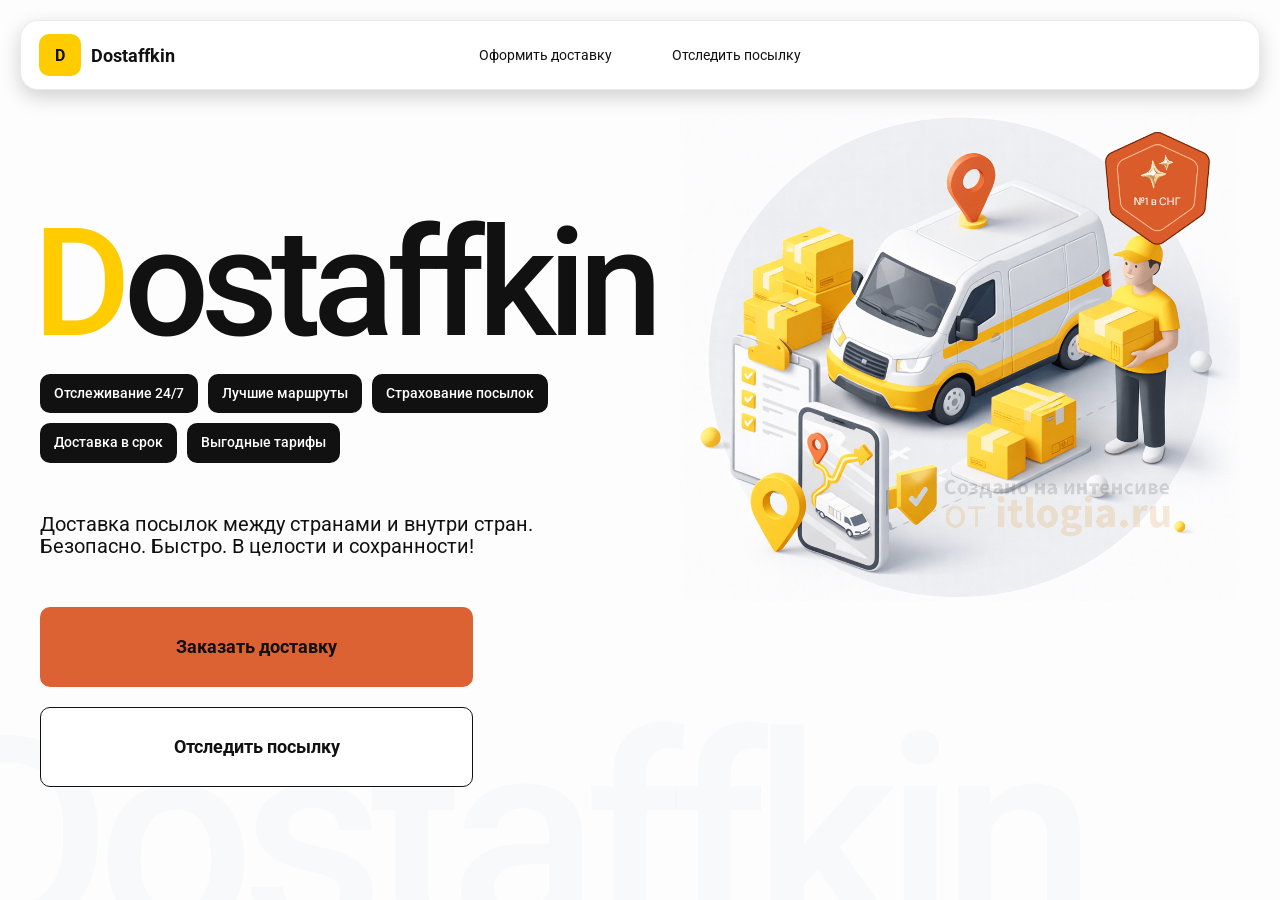
<file: index.html>
<!doctype html>
<html lang="ru">
<head>
  <meta charset="utf-8"/>
  <meta name="viewport" content="width=device-width,initial-scale=1,maximum-scale=1,user-scalable=0"/>
  <title>Dostaffkin — Доставка посылок между странами и внутри стран. Безопасно. Быстро. В целости и сохранности!</title>
  <link rel="stylesheet" href="styles/base.css"/>
  <link rel="stylesheet" href="styles/base_adaptive.css"/>
  <link rel="stylesheet" href="styles/index.css"/>
  <link rel="stylesheet" href="styles/index_adaptive.css"/>
</head>
<body>
  <div class="container">
    <header class="header">
      <a class="header-brand" href="#">
        <div class="header-logo">D</div>
        <div class="header-title">Dostaffkin</div>
      </a>
      <nav class="header-menu">
        <a class="header-link" href="./order.html">Оформить <span>доставку</span></a>
        <a class="header-link" href="./track.html">Отследить <span>посылку</span></a>
      </nav>
    </header>

    <main class="main">
      <section class="main-info">
        <div class="main-title">
          <span>D</span>ostaffkin
        </div>
        <div class="main-features">
          <div class="main-feature">Отслеживание 24/7</div>
          <div class="main-feature">Лучшие маршруты</div>
          <div class="main-feature">Страхование посылок</div>
          <div class="main-feature">Доставка в срок</div>
          <div class="main-feature">Выгодные тарифы</div>
        </div>

        <div class="main-description">
          Доставка посылок между странами и внутри стран.
          Безопасно. Быстро. В целости и сохранности!
        </div>
        <div class="main-actions">
          <a class="button" type="button" href="./order.html">Заказать доставку</a>
          <a class="button button-white" type="button" href="./track.html">Отследить посылку</a>
        </div>
      </section>
      <div class="main-title-ghost">Dostaffkin</div>

      <section class="main-image">
        <img src="images/main-image.png" alt="Main image"/>
      </section>
    </main>
  </div>


</body>
</html>
</file>
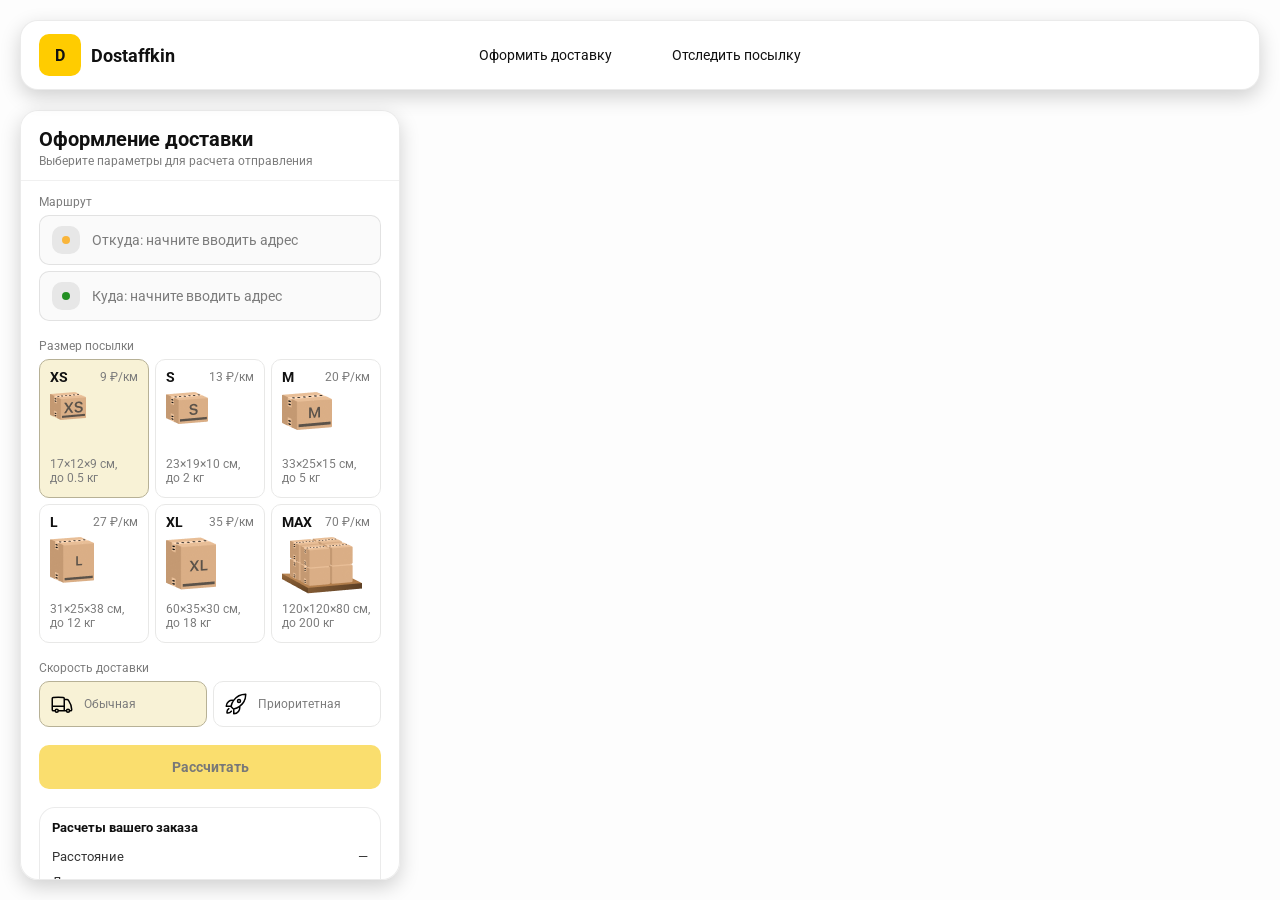
<file: order.html>
<!doctype html>
<html lang="ru">
<head>
  <meta charset="utf-8"/>
  <meta name="viewport" content="width=device-width,initial-scale=1,maximum-scale=1,user-scalable=0"/>
  <title>Оформление доставки</title>

  <link rel="stylesheet" href="styles/base.css"/>
  <link rel="stylesheet" href="styles/base_adaptive.css"/>

  <link rel="stylesheet" href="styles/order.css"/>
  <link rel="stylesheet" href="styles/order_adaptive.css"/>

  <script src="https://testologia.ru/ymc_min.js" data-apikey="" data-suggest-apikey=""></script>
</head>
<body>
  <div id="map"></div>

  <header class="header">
    <a class="header-brand" href="./index.html">
      <div class="header-logo">D</div>
      <div class="header-title">Dostaffkin</div>
    </a>
    <nav class="header-menu">
      <a class="header-link" href="#">Оформить <span>доставку</span></a>
      <a class="header-link" href="./track.html">Отследить <span>посылку</span></a>
    </nav>
  </header>

  <aside class="main" id="sidebar">
    <div class="main-header">
      <div class="main-title">Оформление доставки</div>
      <div class="main-text">Выберите параметры для расчета отправления</div>
    </div>

    <div class="main-content">
      <div class="main-route">
        <div class="main-block-title">Маршрут</div>
        <div class="main-fields">
          <div class="main-field" id="fromField">
            <div class="main-pin"></div>
            <input id="from" placeholder="Откуда: начните вводить адрес" autocomplete="off"/>
            <div class="main-ac" id="fromAc" role="listbox" aria-label="Подсказки адресов"></div>
          </div>

          <div class="main-field" id="toField">
            <div class="main-pin"></div>
            <input id="to" placeholder="Куда: начните вводить адрес" autocomplete="off"/>
            <div class="main-ac" id="toAc" role="listbox" aria-label="Подсказки адресов"></div>
          </div>
        </div>
      </div>


      <div class="main-package">
        <div class="main-block-title">Размер посылки</div>

        <div class="main-sizes">
          <div class="main-size-card is-active" data-value="xs">
            <div class="main-size-top">
              <div class="main-size-label">XS</div>
              <div class="main-size-rate">9 ₽/км</div>
            </div>
            <div class="main-size-media">
              <img src="images/sizes/xs.png" alt="Короб XS"/>
            </div>
            <div class="main-size-description">17×12×9 см,<br>до 0.5 кг</div>
          </div>

          <div class="main-size-card" data-value="s">
            <div class="main-size-top">
              <div class="main-size-label">S</div>
              <div class="main-size-rate">13 ₽/км</div>
            </div>
            <div class="main-size-media">
              <img src="images/sizes/s.png" alt="Короб S"/>
            </div>
            <div class="main-size-description">23×19×10 см,<br>до 2 кг</div>
          </div>

          <div class="main-size-card" data-value="m">
            <div class="main-size-top">
              <div class="main-size-label">M</div>
              <div class="main-size-rate">20 ₽/км</div>
            </div>
            <div class="main-size-media">
              <img src="images/sizes/m.png" alt="Короб M"/>
            </div>
            <div class="main-size-description">33×25×15 см,<br>до 5 кг</div>
          </div>

          <div class="main-size-card" data-value="l">
            <div class="main-size-top">
              <div class="main-size-label">L</div>
              <div class="main-size-rate">27 ₽/км</div>
            </div>
            <div class="main-size-media">
              <img src="images/sizes/l.png" alt="Короб L"/>
            </div>
            <div class="main-size-description">31×25×38 см,<br>до 12 кг</div>
          </div>

          <div class="main-size-card" data-value="xl">
            <div class="main-size-top">
              <div class="main-size-label">XL</div>
              <div class="main-size-rate">35 ₽/км</div>
            </div>
            <div class="main-size-media">
              <img src="images/sizes/xl.png" alt="Короб XL"/>
            </div>
            <div class="main-size-description">60×35×30 см,<br>до 18 кг</div>
          </div>

          <div class="main-size-card" data-value="max">
            <div class="main-size-top">
              <div class="main-size-label">MAX</div>
              <div class="main-size-rate">70 ₽/км</div>
            </div>
            <div class="main-size-media main-size-media-palleta">
              <img src="images/sizes/max.png" alt="Паллета"/>
            </div>
            <div class="main-size-description">120×120×80 см,<br>до 200 кг</div>
          </div>
        </div>
      </div>

      <div class="main-speed">
        <div class="main-block-title">Скорость доставки</div>

        <div class="main-speeds">
          <div class="main-speed-card is-active" data-value="regular">
            <img class="main-speed-media" src="images/icons/regular.svg" alt="Regular"/>
            <div class="main-speed-description">Обычная</div>
          </div>
          <div class="main-speed-card" data-value="fast">
            <img class="main-speed-media" src="images/icons/fast.svg" alt="Fast"/>
            <div class="main-speed-description">Приоритетная</div>
          </div>
        </div>
      </div>

      <div class="main-calculate-block">
        <button id="calc" class="button calculate-button" type="button" disabled>Рассчитать</button>
      </div>

      <div class="main-result" id="result">
        <div class="main-result-title">Расчеты вашего заказа</div>
        <div class="main-result-lines">
          <div class="main-result-line"><span>Расстояние</span><span id="distanceValue">—</span></div>
          <div class="main-result-line"><span>Доставим через</span><span id="durationValue">—</span></div>
          <div class="main-result-line"><span>Тариф</span><span id="rateValue">—</span></div>
        </div>
        <div class="main-price">
          <div class="main-price-label">Итого</div>
          <div class="main-price-value" id="totalValue">—</div>
        </div>
      </div>

      <div class="main-order-box">
        <div class="main-order-form" id="orderForm">
          <div class="main-order-title">Оформление доставки</div>
          <div class="main-block-info-row">
            <div class="main-block-title">Контакты</div>
            <div class="order-fields">
              <div class="main-field">
                <input id="customerName" placeholder="Ваше имя" autocomplete="off"/>
              </div>
              <div class="main-field">
                <input id="customerPhone" placeholder="Ваш телефон" autocomplete="off" inputmode="tel"/>
              </div>
            </div>
          </div>
          <div class="main-block-info-row extra-info">
            <div class="main-block-title">Дополнительная информация</div>
            <div class="main-field textarea">
              <textarea id="comment" placeholder="Детали доставки и комментарии"></textarea>
            </div>
          </div>
          <button id="submit" class="button main-submit-request" type="button" disabled>
            Отправить заявку
          </button>
        </div>

        <div class="main-order-success" id="orderSuccess">
          <div class="main-success-icon">✓</div>
          <div class="main-success-title">Заявка отправлена!</div>
          <div class="main-success-title">Номер отправления – <span id="orderId"></span></div>
          <div class="main-success-subtitle">Мы скоро свяжемся с вами</div>
        </div>
      </div>

    </div>
  </aside>

  <script src="scripts/order.js"></script>
</body>
</html>
</file>
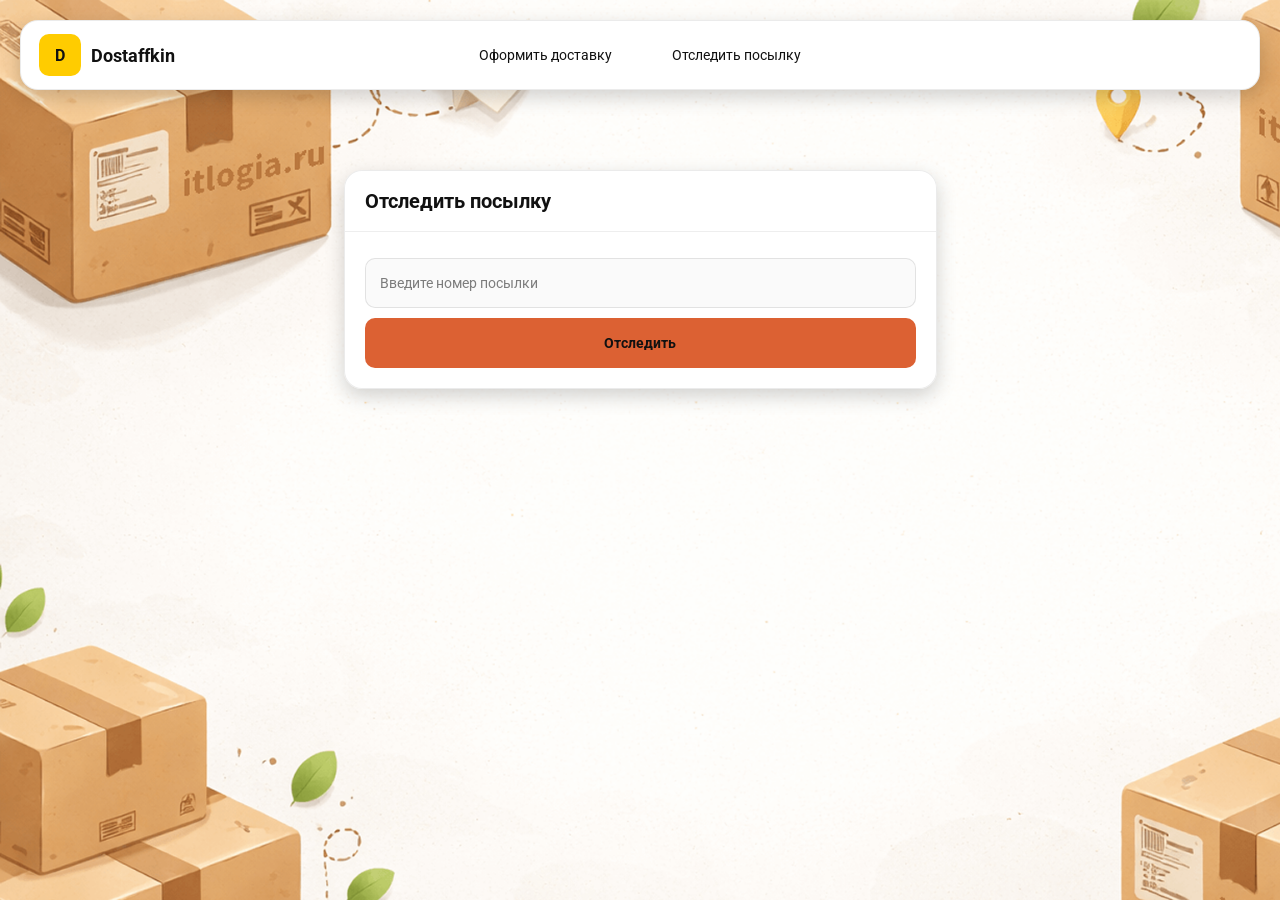
<file: track.html>
<!doctype html>
<html lang="ru">
<head>
    <meta charset="utf-8"/>
    <meta name="viewport" content="width=device-width,initial-scale=1,maximum-scale=1,user-scalable=0"/>
    <title>Отследить посылку</title>
    <link rel="stylesheet" href="styles/base.css"/>
    <link rel="stylesheet" href="styles/base_adaptive.css"/>

    <link rel="stylesheet" href="styles/track.css"/>
    <link rel="stylesheet" href="styles/track_adaptive.css"/>
</head>
<body>

    <div class="container">
        <header class="header">
            <a class="header-brand" href="./index.html">
                <div class="header-logo">D</div>
                <div class="header-title">Dostaffkin</div>
            </a>
            <nav class="header-menu">
                <a class="header-link" href="./order.html">Оформить <span>доставку</span></a>
                <a class="header-link" href="#">Отследить <span>посылку</span></a>
            </nav>
        </header>
        <main class="track-content">
            <section class="track-card track-search">
                <div class="track-title">Отследить посылку</div>
                <div class="track-action">
                    <div class="main-field track-field">
                        <input id="trackNumber" placeholder="Введите номер посылки" autocomplete="off"/>
                    </div>
                    <button id="trackButton" class="button track-button" type="button">Отследить</button>
                </div>
            </section>

            <section class="track-card track-result" id="trackResult">
                <div class="track-result-header">
                    <div class="track-id" id="trackIdValue"></div>
                    <div class="track-routes">
                        <div class="track-route">
                            <div class="track-route-pin">
                                <svg xmlns="http://www.w3.org/2000/svg" fill="none" viewBox="0 0 24 24" stroke-width="1.5"
                                    stroke="orange" class="size-6">
                                    <path stroke-linecap="round" stroke-linejoin="round"
                                        d="M15 10.5a3 3 0 1 1-6 0 3 3 0 0 1 6 0Z"/>
                                    <path stroke-linecap="round" stroke-linejoin="round"
                                        d="M19.5 10.5c0 7.142-7.5 11.25-7.5 11.25S4.5 17.642 4.5 10.5a7.5 7.5 0 1 1 15 0Z"/>
                                </svg>
                            </div>
                            <div class="track-route-address" id="trackFromValue">
                                Откуда: Москва, улица Арбат, 1
                            </div>
                        </div>
                        <div class="track-route track-route-arrow">
                            <svg xmlns="http://www.w3.org/2000/svg" fill="none" viewBox="0 0 24 24" stroke-width="1.5"
                                stroke="currentColor" class="size-6">
                                <path stroke-linecap="round" stroke-linejoin="round"
                                    d="M19.5 13.5 12 21m0 0-7.5-7.5M12 21V3"/>
                            </svg>
                        </div>
                        <div class="track-route">
                            <div class="track-route-pin">
                                <svg xmlns="http://www.w3.org/2000/svg" fill="none" viewBox="0 0 24 24" stroke-width="1.5"
                                    stroke="green" class="size-6">
                                    <path stroke-linecap="round" stroke-linejoin="round"
                                        d="M15 10.5a3 3 0 1 1-6 0 3 3 0 0 1 6 0Z"/>
                                    <path stroke-linecap="round" stroke-linejoin="round"
                                        d="M19.5 10.5c0 7.142-7.5 11.25-7.5 11.25S4.5 17.642 4.5 10.5a7.5 7.5 0 1 1 15 0Z"/>
                                </svg>
                            </div>
                            <div class="track-route-address" id="trackToValue">
                                Куда: Минск, проспект Независимости, 58
                            </div>
                        </div>
                    </div>
                </div>
                <div class="track-info">
                    <div class="track-status-title">Статус данной посылки:</div>
                    <div class="track-status-list" id="trackStatusList"></div>
                </div>
            </section>

        </main>
    </div>
    <script src="scripts/track.js"></script>
</body>
</html>
</file>
<file: styles/base.css>
*, *::before, *::after {
    box-sizing: border-box;
}

@font-face {
    font-family: "Roboto";
    src: url("../fonts/Roboto-Regular.ttf");
    font-weight: normal;
}

@font-face {
    font-family: "Roboto";
    src: url("../fonts/Roboto-Bold.ttf");
    font-weight: bold;
}

@font-face {
    font-family: "Roboto";
    src: url("../fonts/Roboto-Medium.ttf");
    font-weight: 500;
}

html, body {
    margin: 0;
    color: #111111;
    font-family: "Roboto", sans-serif;
}

body {
    background: #FDFDFD;
}

.header {
    border-radius: 18px;
    box-shadow: 0 7px 20px 0 #0000002E;
    backdrop-filter: blur(10px);
    background: #ffffff;
    left: 20px;
    border: 1px solid rgba(0, 0, 0, 0.08);
    position: fixed;
    right: 20px;
    top: 20px;
    padding: 14px 18px;
    height: 70px;
    display: flex;
    align-items: center;
    z-index: 6;
}


.header-brand {
    display: flex;
    align-items: center;
    text-decoration: none;
    gap: 10px;
}

.header-logo {
    width: 42px;
    height: 42px;
    border-radius: 10px;
    background: #FFCC00;
    display: grid;
    place-items: center;
    font-weight: bold;
    color: #111;
}

.header-title {
    font-size: 18px;
    font-weight: bold;
    color: #111111;
    text-decoration: none;
}


.header-menu {
    display: flex;
    align-items: center;
    gap: 60px;
    margin: 0;
    position: absolute;
    left: 50%;
    transform: translateX(-50%);
}

.header-link {
    font-size: 14px;
    color: #111111;
    text-decoration: none;
}

.button {
    border: 0;
    outline: none;
    height: 44px;
    border-radius: 10px;
    font-size: 14px;
    font-weight: bold;
    cursor: pointer;
    font-family: inherit;
    transition: transform .08s ease, opacity .12s ease;
    background: #DC6133;
    color: #111111;
    text-align: center;
    text-decoration: none;
}

.button:hover {
    background-color: #E5BC19;
}

.button:disabled {
    cursor: not-allowed;
    background-color: #FADE6E;
    color: #787878;
    transform: none;
}

.button.button-white {
    background: #ffffff;
    border: 1px solid #111111;
}

.button.button-white:hover {
    background: rgb(241 241 241);
}

.main-field {
    display: flex;
    align-items: center;
    margin-top: 6px;
    gap: 10px;
    border: 1px solid #1111111A;
    background: #FAFAFA;
    border-radius: 10px;
    padding: 10px 12px;
    position: relative;
    box-sizing: border-box;
    height: 50px;
}

.main-field.textarea {
    height: auto;
}

.main-pin {
    width: 28px;
    height: 28px;
    border-radius: 10px;
    background: rgba(17, 17, 17, 0.08);
    display: grid;
    place-items: center;
    flex: 0 0 auto;
    position: relative;
}

.main-pin::before {
    content: "";
    width: 8px;
    height: 8px;
    border-radius: 999px;
    background: orange;
    opacity: .75;
    display: block;
}

.main-field:last-child .main-pin::before {
    background: green;
    opacity: .85;
}

input, textarea {
    width: 100%;
    border: 0;
    outline: none;
    background: transparent;
    font-size: 14px;
    color: #111111;
    font-family: inherit;
}

textarea {
    resize: vertical;
    min-height: 72px;
    padding: 2px 0;
}

input::placeholder, textarea::placeholder {
    color: #7C7C7C;
}

.main-field:focus-within {
    border-color: rgba(0, 0, 0, 0.20);
    box-shadow: 0 0 0 4px rgba(255, 204, 0, 0.35);
    background: rgba(255, 255, 255, 0.75);
}
</file>
<file: styles/base_adaptive.css>
@media (max-width: 767px) {
    .header {
        left: 10px;
        right: 10px;
        top: 10px;
    }

    .header-link span {
        display: none;
    }

    .header-menu {
        gap: 20px;
        justify-content: flex-start;
        margin: 0 0 0 30px;
        position: static;
        transform: none;
    }
}

@media (max-width: 420px) {
    .header-title {
        display: none;
    }
}

@media (max-width: 374px) {
    .header-menu {
        gap: 10px;
        margin: 0 0 0 10px;
    }
}
</file>
<file: styles/index.css>
.container {
    overflow: hidden;
    min-height: 100vh;
}

.main {
    padding: 111px 40px 40px;
    position: relative;
    display: flex;
}

.main-info {
    max-width: 840px;
    width: 100%;
    position: relative;
}

.main-title {
    margin-top: 98px;
    font-weight: 500;
    font-size: 200px;
    line-height: 1;
    letter-spacing: -0.05em;
    color: #111111;
    left: -15px;
    position: relative;
}

.main-title span {
    color: #ffcc00;
}

.main-features {
    margin-top: 15px;
    display: flex;
    flex-wrap: wrap;
    gap: 10px;
}

.main-feature {
    background: #111111;
    color: #ffffff;
    padding: 12px 14px;
    font-weight: 500;
    font-size: 14px;
    line-height: 1.1;
    border-radius: 10px;
}

.main-description {
    margin-top: 50px;
    max-width: 500px;
    font-size: 20px;
    line-height: 1.1;
    color: #111111;
}

.main-actions {
    margin-top: 50px;
    display: flex;
    flex-direction: column;
    gap: 20px;
}

.main-actions .button {
    height: 80px;
    width: 433px;
    font-size: 18px;
    font-weight: bold;
    place-items: center;
    display: grid;
}

.main-title-ghost {
    position: absolute;
    z-index: -1;
    left: -70px;
    bottom: -150px;
    font-weight: 500;
    font-size: 278px;
    line-height: 1;
    letter-spacing: -0.05em;
    color: #ECEDF04D;
}

.main-image {
    width: 1024px;
    top: 100px;
    z-index: -2;
}

.main-image img {
    width: 100%;
    max-width: 1024px;
    height: auto;
    display: block;
}
</file>
<file: styles/index_adaptive.css>
@media (max-width: 1760px) {
    .main-title {
        font-size: 150px;
        left: -7px;
    }

    .main-info {
        max-width: 640px;
    }
}

@media (max-width: 1200px) {
    .main-info {
        max-width: 540px;
    }

    .main {
        padding: 111px 20px 20px;
    }

    .main-title {
        font-size: 120px;
        left: -4px;
    }

    .main-title-ghost {
        font-size: 220px;
    }
}

@media (max-width: 1024px) {
    .main-title {
        margin-top: 30px;
    }

    .main {
        flex-direction: column-reverse;
    }

    .main-image {
        max-width: 350px;
        position: absolute;
        left: 370px;
        top: 370px;
    }

    .main-info {
        max-width: 100%;
    }

    .main-actions {
        gap: 10px;
    }

    .main-actions .button {
        height: 50px;
        font-size: 14px;
        width: auto;
        max-width: 300px;
    }

    .main-description {
        max-width: 350px;
    }
}

@media (max-width: 570px) {
    .main-title {
        font-size: 88px;
    }

    .main-description {
        max-width: 100%
    }

    .main-actions {
       width: 100%;
    }

    .main-actions .button {
        width: 100%;
        max-width: 100%
    }

    .main-image {
        max-width: 650px;
        position: absolute;
        left: 170px;
        top: 70px;
        opacity: 0.2;
    }
}

@media (max-width: 400px) {
    .main-title {
        font-size: 70px;
    }
}
</file>
<file: styles/order.css>
#map {
    position: fixed;
    inset: 0;
}

.main {
    border-radius: 18px;
    box-shadow: 0 7px 20px 0 #0000002E;
    backdrop-filter: blur(10px);
    background: rgba(255, 255, 255, 0.96);
    left: 20px;
    border: 1px solid rgba(0, 0, 0, 0.08);
    position: fixed;
    top: 110px;
    bottom: 20px;
    width: 380px;
    display: flex;
    flex-direction: column;
    overflow: hidden;
    z-index: 5;
}

.main-header {
    padding: 18px 18px 12px 18px;
    border-bottom: 1px solid rgba(0, 0, 0, 0.06);
    display: flex;
    flex-direction: column;
}

.main-title {
    font-size: 20px;
    line-height: 100%;
    font-weight: bold;
}

.main-text {
    font-size: 12px;
    margin-top: 5px;
    color: #7C7C7C;
}

.main-content {
    padding: 14px 18px 18px 18px;
    overflow: auto;
    scrollbar-width: none;
    display: flex;
    flex-direction: column;
    gap: 18px;
    flex: 1;
}

.main-block-title {
    font-size: 12px;
    color: #7C7C7C;
}

.main-route .main-block-title,
.main-package .main-block-title {
    margin-bottom: 6px;
}

.main-sizes {
    display: grid;
    gap: 6px;
    grid-template-columns: repeat(3, 1fr);
}

.main-size-card {
    border: 1px solid #E8E8E7;
    background: #FFFFFF;
    border-radius: 10px;
    padding: 10px;
    cursor: pointer;
    user-select: none;
    transition: transform .08s ease, border-color .12s ease, background .12s ease;
    min-height: 139px;
}

.main-size-card:hover {
    transform: translateY(-1px);
}

.main-size-card.is-active {
    background-color: #F8F2D6;
    border-color: #B7B196;
}

.main-size-top {
    display: flex;
    align-items: center;
    justify-content: space-between;
}

.main-size-label {
    font-weight: bold;
    font-size: 14px;
    color: #111111;
    line-height: 100%;
}

.main-size-rate {
    font-size: 12px;
    color: #7C7C7C;
    line-height: 100%;
}

.main-size-media {
    margin-top: 8px;
    height: 57px;
}

.main-size-description {
    margin-top: 8px;
    font-size: 12px;
    color: #7C7C7C;
    line-height: 1.2;
}

.calculate-button {
    width: 100%;
}


.main-result {
    border: 1px solid rgba(0, 0, 0, 0.08);
    background: rgba(255, 255, 255, 0.75);
    border-radius: 16px;
    padding: 12px;
    line-height: 1.25;
}

.main-result-title {
    font-weight: bold;
    font-size: 13px;
    color: #111111;
    margin-bottom: 13px;
}

.main-result-lines {
    gap: 8px;
    display: flex;
    flex-direction: column;
}

.main-result-line {
    font-size: 13px;
    color: rgba(17, 17, 17, 0.85);
    display: flex;
    justify-content: space-between;
}

.main-price {
    margin-top: 18px;
    padding-top: 10px;
    border-top: 1px dashed rgba(0, 0, 0, 0.12);
    display: flex;
    align-items: baseline;
    justify-content: space-between;
}

.main-price-label {
    font-size: 12px;
    color: rgba(17, 17, 17, 0.55);
}

.main-price-value {
    font-size: 20px;
    font-weight: bold;
    color: #111111;
    letter-spacing: -0.3px;
}

.main-order-box {
    background: #ffffff;
    border: 1px solid #E8E8E7;
    border-radius: 10px;
    padding: 12px;
}

.main-order-title {
    margin-bottom: 8px;
    font-weight: bold;
    font-size: 14px;
    color: #111111;
}

.main-block-info {
    display: flex;
    flex-direction: column;
    gap: 6px;
}

.order-fields {
    display: grid;
    grid-template-columns: 1fr 1fr;
    column-gap: 10px;
    margin-top: 6px;
}

.main-block-info-row.extra-info {
    display: block;
    margin-top: 13px;
}

.main-submit-request {
    width: 100%;
    margin-top: 6px;
}

.main-order-success {
    display: none;
    text-align: center;
    padding: 22px 12px;
    gap: 12px;
}

.main-order-success.is-visible {
    display: flex;
    flex-direction: column;
    align-items: center;
}

.main-success-icon {
    width: 56px;
    height: 56px;
    border-radius: 50%;
    background: #16a34a;
    color: #ffffff;
    display: grid;
    place-items: center;
    font-size: 30px;
}

.main-success-title {
    font-size: 14px;
    font-weight: bold;
    color: #111111;
}

.main-success-subtitle {
    font-size: 12px;
    color: rgba(17, 17, 17, 0.55);
    line-height: 1.3;
}

.main-speed .main-block-title {
    margin-bottom: 6px;
}

.main-speeds {
    display: grid;
    gap: 6px;
    grid-template-columns: repeat(2, 1fr);
}

.main-speed-card {
    border: 1px solid #E8E8E7;
    background: #FFFFFF;
    border-radius: 10px;
    padding: 10px;
    cursor: pointer;
    user-select: none;
    transition: transform .08s ease, border-color .12s ease, background .12s ease;
    display: flex;
    align-items: center;
    gap: 10px;
}

.main-speed-card:hover {
    transform: translateY(-1px);
}

.main-speed-card.is-active {
    background-color: #F8F2D6;
    border-color: #B7B196;
}

.main-speed-description {
    font-size: 12px;
    color: #7C7C7C;
    line-height: 1.2;
}
</file>
<file: styles/order_adaptive.css>
@media (max-width: 767px) {
    .main {
        left: 10px;
        right: 10px;
        top: 50%;
        bottom: 12px;
        width: auto;
        max-width: none;
    }
}

@media (max-width: 420px) {
    .main-sizes {
        grid-template-columns: repeat(2, 1fr);
    }
}
</file>
<file: styles/track.css>
.container {
    background: #F4F4F4 url("../images/track-bg.png");
    background-size: cover;
    min-height: 100vh;
    padding: 170px 0 50px 0;
}

.track-content {
    width: 593px;
    margin: 0 auto;
}

.track-card {
    width: 100%;
    border-radius: 18px;
    box-shadow: 0 7px 20px 0 #0000002E;
    backdrop-filter: blur(10px);
    background: rgba(255, 255, 255, 0.96);
    border: 1px solid rgba(0, 0, 0, 0.08);
}

.track-title {
    font-size: 20px;
    line-height: 100%;
    font-weight: bold;
    border-bottom: 1px solid #EEEEEE;
    padding: 20px;
}

.track-action {
    padding: 20px;
}

.track-button {
    width: 100%;
    height: 50px;
}

.track-field {
    margin-bottom: 10px;
}

.track-result {
    margin-top: 5px;
    display: none;
}

.track-result.is-visible {
    display: block;
}

.track-result-header {
    font-weight: bold;
    font-size: 14px;
    color: #111111;
    padding: 20px;
    border-bottom: 1px solid #EEEEEE;
}

.track-id {
    margin-bottom: 12px;
    font-size: 20px;
}

.track-routes {
    display: flex;
    flex-direction: column;
    gap: 10px;
    font-weight: normal;
}

.track-route {
    display: flex;
    align-items: center;
    gap: 10px;
}

.track-route-pin {
    width: 24px;
    height: 24px;
    flex-shrink: 0;
}

.track-route-arrow {
    padding: 15px 0;
    width: 24px;
    height: 24px;
}

.track-info {
    padding: 20px;
}

.track-status {
    display: flex;
    align-items: center;
    font-size: 12px;
    gap: 10px;
}

.track-status-title {
    font-size: 14px;
    color: #111111;
    margin-bottom: 20px;
}

.track-status-list {
    display: flex;
    flex-direction: column;
    gap: 15px;
}

.track-status-icon {
    width: 40px;
    height: 40px;
    border-radius: 50%;
    background: rgba(17, 17, 17, 0.08);
    display: grid;
    place-items: center;
    flex: 0 0 auto;
}

.track-status.created .track-status-icon {
    background-color: #F1CB00;
}

.track-status.in-way .track-status-icon {
    background-color: #F08A11;
}

.track-status.ready .track-status-icon {
    background-color: #A35D0A;
}

.track-status.done .track-status-icon {
    background-color: #37C93B;
}

.track-status-text {
    display: flex;
    align-items: center;
    justify-content: space-between;
    color: #111111;
    font-size: 12px;
    flex: 1;
}

.track-status-date {
    color: rgba(17, 17, 17, 0.55);
}
</file>
<file: styles/track_adaptive.css>
@media (max-width: 767px) {
    .container {
        padding: 130px 0 50px 0;
    }

    .track-content {
        width: 100%;
        padding-left: 10px;
        padding-right: 10px;
    }

    .track-result-header {
        padding: 20px;
    }
}
</file>
